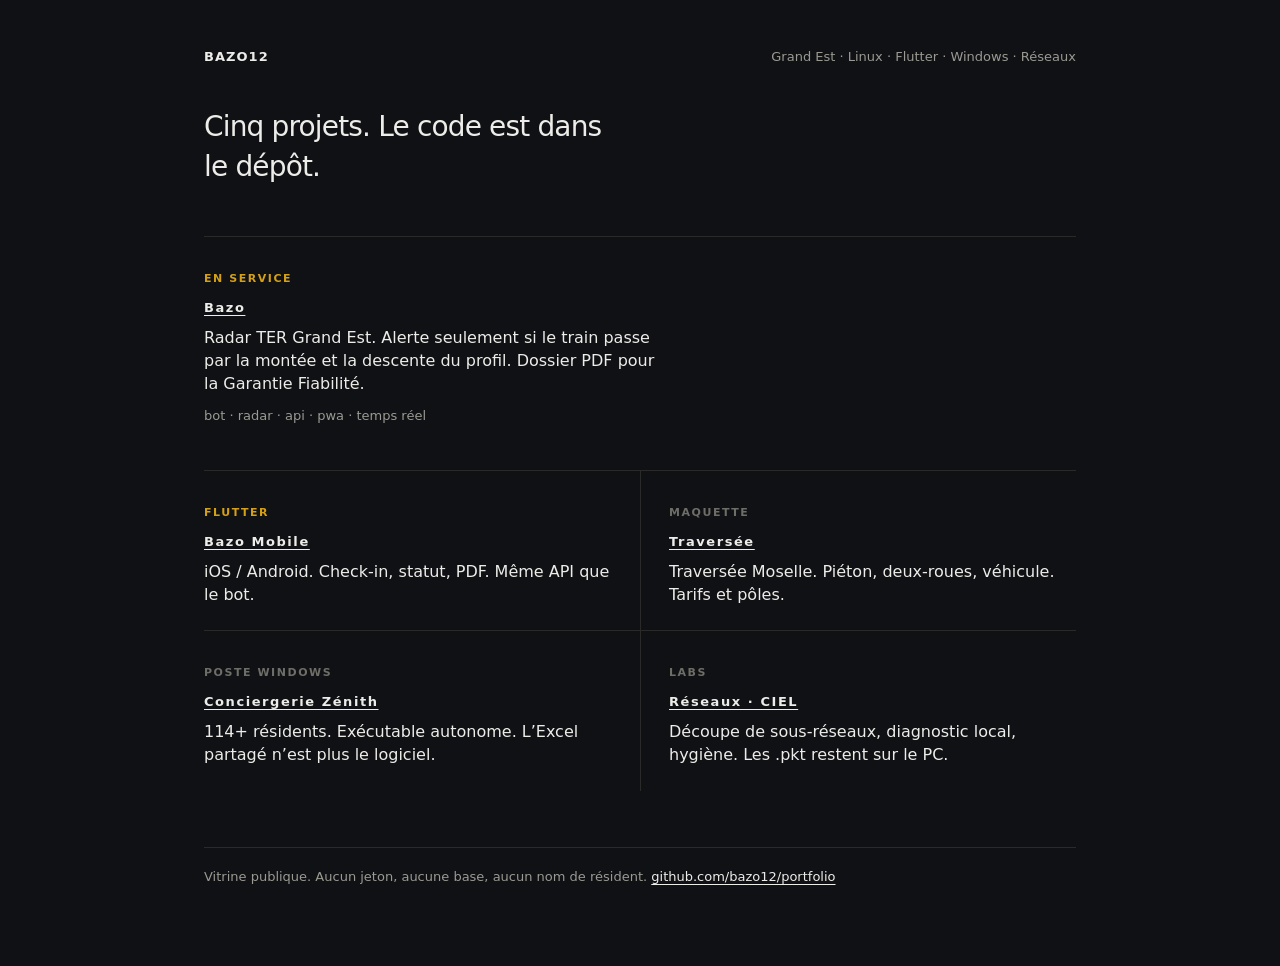
<file: docs/index.html>
<!DOCTYPE html>
<html lang="fr">
<head>
  <meta charset="utf-8">
  <meta name="viewport" content="width=device-width, initial-scale=1">
  <title>Bazo12</title>
  <meta name="description" content="Bazo en service. Mobile Flutter. Traversée. Conciergerie. Labs réseaux.">
  <style>
    :root {
      --bg: #101114;
      --fg: #ecece8;
      --mute: #9a9a93;
      --line: #2a2a28;
      --live: #d4a017;
      --wait: #6e6e68;
    }
    * { box-sizing: border-box; }
    html, body { margin: 0; padding: 0; background: var(--bg); color: var(--fg); }
    body {
      font: 16px/1.45 "Segoe UI", system-ui, sans-serif;
      max-width: 920px;
      margin: 0 auto;
      padding: 48px 24px 80px;
    }
    header { display: flex; justify-content: space-between; align-items: baseline; gap: 16px; margin-bottom: 40px; }
    .mark { font-weight: 600; letter-spacing: 0.08em; font-size: 13px; }
    .meta { color: var(--mute); font-size: 13px; }
    h1 { font-size: 28px; font-weight: 500; letter-spacing: -0.03em; margin: 0 0 48px; max-width: 24ch; }
    .hero { border-top: 1px solid var(--line); padding: 28px 0 32px; }
    .hero h2 { font-size: 13px; font-weight: 600; letter-spacing: 0.12em; margin: 0 0 8px; }
    .status {
      display: inline-block;
      font-size: 11px; letter-spacing: 0.14em; font-weight: 600;
      color: var(--live); margin-bottom: 12px;
    }
    .status.wait { color: var(--wait); }
    .hero p { margin: 0 0 12px; max-width: 46ch; }
    .procs { color: var(--mute); font-size: 13px; font-variant-numeric: tabular-nums; }
    .grid { display: grid; grid-template-columns: 1fr 1fr; gap: 0; border-top: 1px solid var(--line); }
    article { padding: 28px 24px 24px 0; }
    article:nth-child(even) { padding-left: 28px; padding-right: 0; border-left: 1px solid var(--line); }
    article:nth-child(n+3) { border-top: 1px solid var(--line); }
    h3 { font-size: 13px; font-weight: 600; letter-spacing: 0.12em; margin: 0 0 8px; }
    article p { margin: 0; }
    a { color: var(--fg); text-underline-offset: 3px; }
    a:hover { color: var(--live); }
    footer { margin-top: 56px; color: var(--mute); font-size: 13px; border-top: 1px solid var(--line); padding-top: 20px; }
    @media (max-width: 640px) {
      header { flex-direction: column; gap: 6px; }
      .grid { grid-template-columns: 1fr; }
      article, article:nth-child(even) { padding: 28px 0 8px; border: 0; }
      article:nth-child(n+2) { border-top: 1px solid var(--line); }
    }
  </style>
</head>
<body>
  <header>
    <div class="mark">BAZO12</div>
    <div class="meta">Grand Est · Linux · Flutter · Windows · Réseaux</div>
  </header>

  <h1>Cinq projets. Le code est dans le dépôt.</h1>

  <section class="hero">
    <div class="status">EN SERVICE</div>
    <h2><a href="https://github.com/bazo12/portfolio/tree/main/bazo">Bazo</a></h2>
    <p>Radar TER Grand Est. Alerte seulement si le train passe par la montée et la descente du profil. Dossier PDF pour la Garantie Fiabilité.</p>
    <p class="procs">bot · radar · api · pwa · temps réel</p>
  </section>

  <div class="grid">
    <article>
      <div class="status">FLUTTER</div>
      <h3><a href="https://github.com/bazo12/portfolio/tree/main/bazo-mobile">Bazo Mobile</a></h3>
      <p>iOS / Android. Check-in, statut, PDF. Même API que le bot.</p>
    </article>
    <article>
      <div class="status wait">MAQUETTE</div>
      <h3><a href="https://github.com/bazo12/portfolio/tree/main/traversee">Traversée</a></h3>
      <p>Traversée Moselle. Piéton, deux-roues, véhicule. Tarifs et pôles.</p>
    </article>
    <article>
      <div class="status wait">POSTE WINDOWS</div>
      <h3><a href="https://github.com/bazo12/portfolio/tree/main/conciergerie-zenith">Conciergerie Zénith</a></h3>
      <p>114+ résidents. Exécutable autonome. L’Excel partagé n’est plus le logiciel.</p>
    </article>
    <article>
      <div class="status wait">LABS</div>
      <h3><a href="https://github.com/bazo12/portfolio/tree/main/network-security-labs">Réseaux · CIEL</a></h3>
      <p>Découpe de sous-réseaux, diagnostic local, hygiène. Les .pkt restent sur le PC.</p>
    </article>
  </div>

  <footer>
    Vitrine publique. Aucun jeton, aucune base, aucun nom de résident.
    <a href="https://github.com/bazo12/portfolio">github.com/bazo12/portfolio</a>
  </footer>
</body>
</html>
</file>
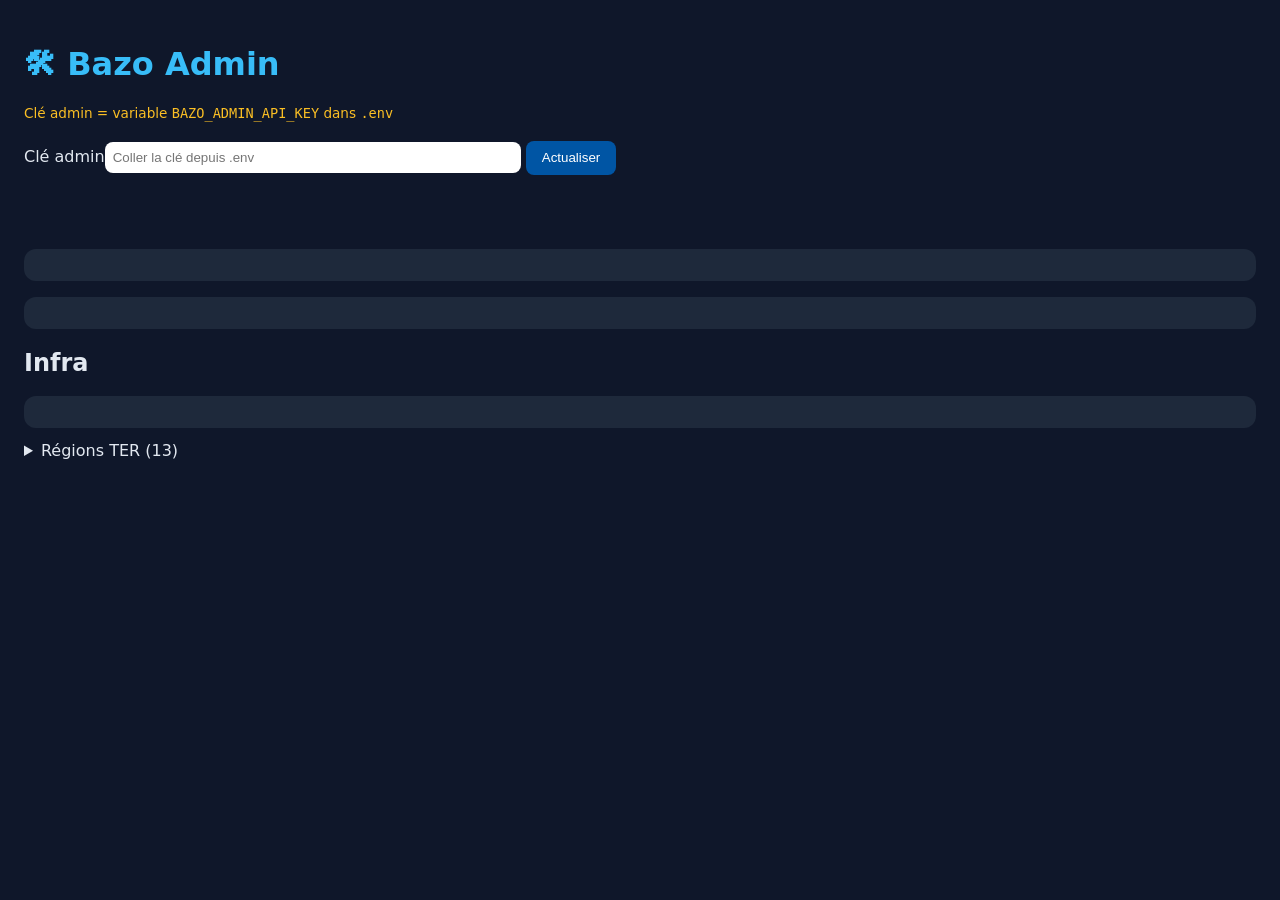
<file: bazo/bazo_admin/index.html>
<!DOCTYPE html>
<html lang="fr">
<head>
  <meta charset="UTF-8" />
  <meta name="viewport" content="width=device-width, initial-scale=1" />
  <title>Bazo Admin</title>
  <style>
    body { font-family: system-ui, sans-serif; background: #0f172a; color: #e2e8f0; margin: 0; padding: 1.5rem; }
    h1 { color: #38bdf8; }
    input { width: 100%; max-width: 400px; padding: 0.5rem; margin: 0.5rem 0 1rem; border-radius: 8px; border: none; }
    .grid { display: grid; gap: 1rem; grid-template-columns: repeat(auto-fit, minmax(120px, 1fr)); margin: 1rem 0; }
    .kpi { background: #1e293b; padding: 1rem; border-radius: 12px; }
    .kpi span { font-size: 0.75rem; opacity: 0.8; }
    .kpi strong { font-size: 1.6rem; display: block; color: #fff; margin-top: 0.25rem; }
    .beta-bar, .quota-bar { background: #1e293b; border-radius: 12px; padding: 1rem; margin: 1rem 0; }
    progress { width: 100%; height: 10px; }
    pre { background: #1e293b; padding: 1rem; border-radius: 12px; overflow: auto; font-size: 0.8rem; }
    button { background: #0055a4; color: #fff; border: none; padding: 0.6rem 1rem; border-radius: 8px; cursor: pointer; margin-right: 0.5rem; }
    .warn { color: #fbbf24; font-size: 0.85rem; }
    .err { color: #f87171; font-size: 0.9rem; margin: 0.5rem 0; }
    .ok { color: #4ade80; }
    #status { min-height: 1.2rem; }
  </style>
</head>
<body>
  <h1>🛠 Bazo Admin</h1>
  <p class="warn">Clé admin = variable <code>BAZO_ADMIN_API_KEY</code> dans <code>.env</code></p>
  <label>Clé admin<input id="admin-key" type="password" autocomplete="off" placeholder="Coller la clé depuis .env" /></label>
  <button id="refresh">Actualiser</button>
  <p id="status" class="err"></p>
  <div class="grid" id="kpis"></div>
  <div class="beta-bar" id="beta-bar"></div>
  <div class="quota-bar" id="quota-bar"></div>
  <h2>Infra</h2>
  <pre id="infra"></pre>
  <details><summary>Régions TER (13)</summary><pre id="regions"></pre></details>
  <script>
    const LS = "bazo_admin_key";
    const inp = document.getElementById("admin-key");
    const status = document.getElementById("status");
    inp.value = sessionStorage.getItem(LS) || "";

    function setStatus(msg, ok) {
      status.textContent = msg || "";
      status.className = ok ? "ok" : "err";
    }

    async function load() {
      const key = inp.value.trim();
      if (!key) { setStatus("Clé admin requise (BAZO_ADMIN_API_KEY dans .env)"); return; }
      sessionStorage.setItem(LS, key);
      setStatus("Chargement…", true);
      const hdr = { "X-Admin-Key": key };
      let r;
      try {
        r = await fetch("/v1/admin/stats", { headers: hdr });
      } catch (e) {
        setStatus("API injoignable — vérifie que bazo-api tourne sur :8080");
        return;
      }
      if (r.status === 403) {
        setStatus("Clé admin invalide — copie BAZO_ADMIN_API_KEY depuis .env");
        return;
      }
      if (!r.ok) {
        setStatus("Erreur API " + r.status + " — " + (await r.text()).slice(0, 120));
        return;
      }
      setStatus("OK", true);
      const d = await r.json();
      const b = d.beta || {};
      const q = d.quota_sncf || {};
      document.getElementById("kpis").innerHTML = [
        ["Inscrits", d.inscrits],
        ["+7j inscrits", b.inscrits_7j ?? 0],
        ["Actifs 7j", b.actifs_7j ?? 0],
        ["Check-in jour", d.checkin_jour],
        ["GF éligibles", d.eligible_gf],
        ["Devices FCM", d.devices_enregistres ?? 0],
      ].map(([l, v]) => `<div class="kpi"><span>${l}</span><strong>${v}</strong></div>`).join("");
      const pct = b.progression_pct ?? 0;
      document.getElementById("beta-bar").innerHTML =
        `<strong>Beta Metz–Lux</strong> ${b.inscrits}/${b.objectif} (${pct}%)` +
        `<progress max="${b.objectif || 25}" value="${b.inscrits || 0}"></progress>` +
        `<p class="${b.atteint ? 'ok' : 'warn'}">${b.atteint ? '✅ Objectif 20+ atteint' : '⏳ Recrutement en cours'}</p>`;
      const qpct = q.budget_jour ? Math.round((q.utilise || 0) * 100 / q.budget_jour) : 0;
      document.getElementById("quota-bar").innerHTML =
        `<strong>Quota API SNCF (jour)</strong> ${q.utilise ?? 0}/${q.budget_jour ?? "?"} (${qpct}%)` +
        `<progress max="${q.budget_jour || 4500}" value="${q.utilise || 0}"></progress>` +
        `<p class="${qpct > 90 ? 'warn' : 'ok'}">Réserve check-in : ${q.reserve_checkin ?? 400} req · scan ${d.infra?.radar_scan_sec ?? 720}s</p>`;
      document.getElementById("infra").textContent = JSON.stringify(d.infra, null, 2);
      const rg = await fetch("/v1/geo/summary");
      if (rg.ok) {
        const g = await rg.json();
        document.getElementById("regions").textContent = JSON.stringify(g.regions, null, 2);
      }
      const h = await fetch("/health");
      if (h.ok) {
        const hv = await h.json();
        document.querySelector("h1").textContent = `🛠 Bazo Admin · API ${hv.version}`;
      }
    }
    document.getElementById("refresh").onclick = load;
    if (inp.value) load();
  </script>
</body>
</html>
</file>
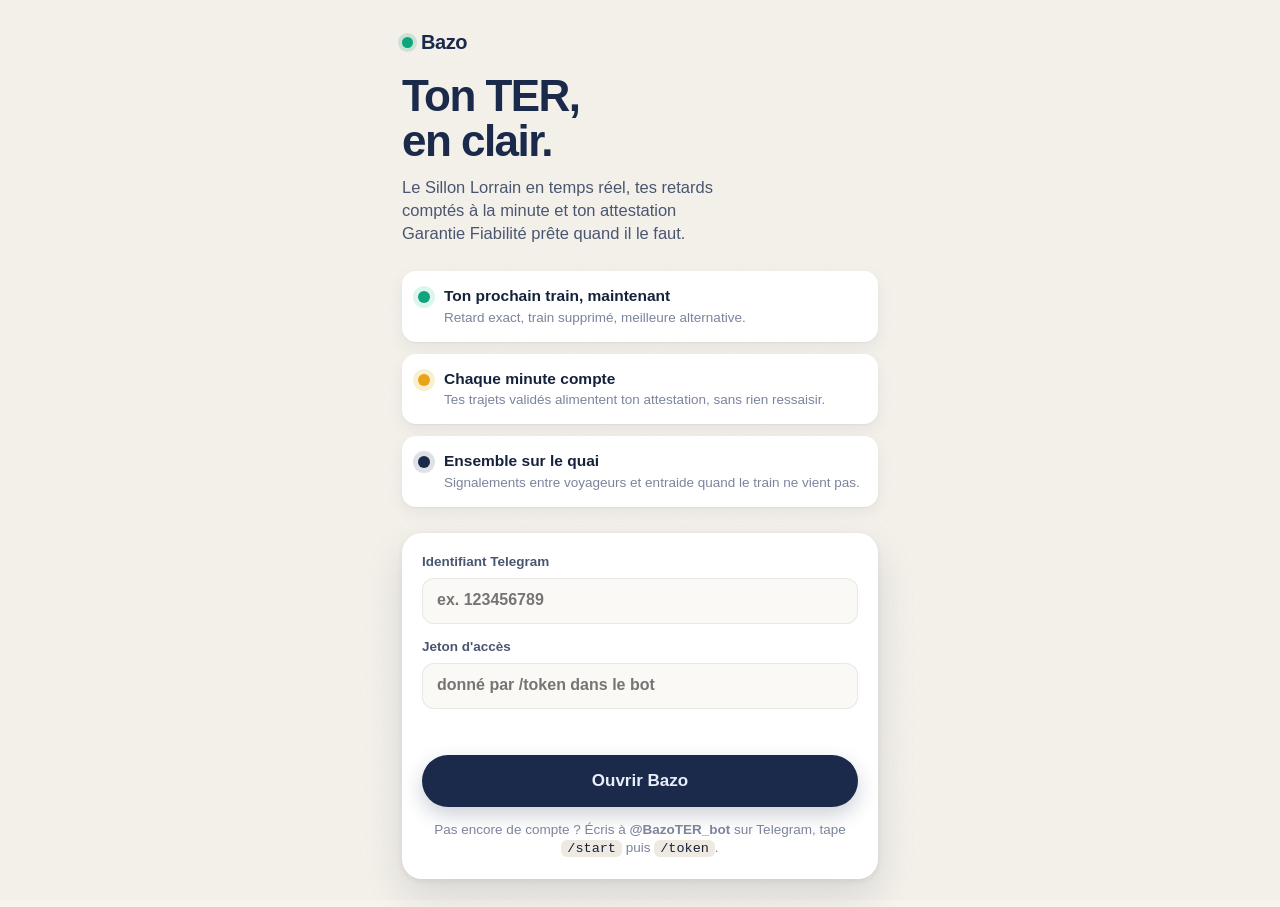
<file: bazo/bazo_web/index.html>
<!doctype html>
<html lang="fr">
<head>
  <meta charset="utf-8" />
  <meta name="viewport" content="width=device-width, initial-scale=1, viewport-fit=cover" />
  <title>Bazo — ton TER, en clair</title>
  <meta name="description" content="Bazo suit tes trains TER sur le Sillon Lorrain, t'alerte en cas d'incident et prépare ton attestation Garantie Fiabilité." />
  <meta name="theme-color" content="#1B2A4A" />
  <meta name="apple-mobile-web-app-capable" content="yes" />
  <meta name="apple-mobile-web-app-status-bar-style" content="black-translucent" />
  <meta name="apple-mobile-web-app-title" content="Bazo" />
  <link rel="manifest" href="manifest.json" />
  <link rel="icon" href="icon.svg" type="image/svg+xml" />
  <link rel="apple-touch-icon" href="icon.svg" />
  <link rel="stylesheet" href="app.css" />
</head>
<body>
  <noscript><p class="noscript">Bazo a besoin de JavaScript pour afficher tes trains.</p></noscript>

  <!-- ============================ Accueil / connexion ============================ -->
  <section id="onboard" class="onboard hidden" aria-label="Bienvenue">
    <div class="ob-hero">
      <div class="brand"><span class="brand-dot"></span>Bazo</div>
      <h1>Ton TER,<br />en clair.</h1>
      <p class="ob-lead">Le Sillon Lorrain en temps réel, tes retards comptés à la minute et ton attestation Garantie Fiabilité prête quand il le faut.</p>
    </div>
    <ul class="ob-benefits">
      <li><span class="ob-ico ok"></span><div><b>Ton prochain train, maintenant</b><small>Retard exact, train supprimé, meilleure alternative.</small></div></li>
      <li><span class="ob-ico amber"></span><div><b>Chaque minute compte</b><small>Tes trajets validés alimentent ton attestation, sans rien ressaisir.</small></div></li>
      <li><span class="ob-ico indigo"></span><div><b>Ensemble sur le quai</b><small>Signalements entre voyageurs et entraide quand le train ne vient pas.</small></div></li>
    </ul>
    <form id="login-form" class="ob-form" autocomplete="off">
      <label>Identifiant Telegram<input id="in-id" inputmode="numeric" pattern="[0-9]{5,15}" required placeholder="ex. 123456789" /></label>
      <label>Jeton d'accès<input id="in-token" type="password" required placeholder="donné par /token dans le bot" /></label>
      <p id="login-err" class="form-msg" role="alert"></p>
      <button class="btn primary big" type="submit">Ouvrir Bazo</button>
      <p class="ob-help">Pas encore de compte ? Écris à <b>@BazoTER_bot</b> sur Telegram, tape <code>/start</code> puis <code>/token</code>.</p>
    </form>
  </section>

  <!-- ============================ Application ============================ -->
  <main id="app" class="app hidden">
    <!-- ---------- Accueil ---------- -->
    <section id="view-accueil" class="view" data-view="accueil">
      <header class="map-wrap" id="map-wrap">
        <svg id="map-svg" role="img" aria-label="Carte du Sillon Lorrain"></svg>
        <div class="map-top">
          <div class="brand light"><span class="brand-dot"></span>Bazo</div>
          <div class="map-age" id="map-age">…</div>
        </div>
        <div class="map-bottom">
          <span class="pill" id="map-badge"><i></i><span id="map-badge-txt">Chargement</span></span>
          <span class="map-tip hidden" id="map-tip"></span>
        </div>
      </header>

      <div class="sheet">
        <div class="sheet-grab" aria-hidden="true"></div>
        <div id="banner-checkout" class="banner hidden"></div>

        <article class="card hero" id="card-nt">
          <div class="eyebrow" id="nt-eyebrow">Mon prochain train</div>
          <div class="hero-head">
            <div class="hero-time"><span id="nt-time">—</span><small id="nt-plan"></small></div>
            <span class="status" id="nt-status"></span>
          </div>
          <div class="hero-route" id="nt-route">Mon trajet</div>
          <p class="hero-sub" id="nt-sub"></p>
          <div class="hero-actions">
            <button class="btn primary" id="btn-pdf">Attestation PDF</button>
            <button class="btn ghost" id="btn-go-trajet">Déclarer mon trajet</button>
          </div>
          <p class="hint" id="pdf-msg"></p>
        </article>

        <section id="nt-alt" class="list-card hidden"></section>
        <section id="nt-next" class="list-card hidden"></section>

        <section class="card soft" id="card-greve-today"></section>
        <section class="card soft" id="card-stats"></section>
      </div>
    </section>

    <!-- ---------- Trajet ---------- -->
    <section id="view-trajet" class="view hidden" data-view="trajet">
      <header class="page-head">
        <h2>Mon trajet</h2>
        <p>Déclare le train que tu prends : chaque minute de retard validée compte pour ton attestation.</p>
      </header>
      <div id="trajet-pending" class="card hidden"></div>
      <div class="segmented" role="tablist" id="sens-switch">
        <button role="tab" data-sens="aller" class="on">Aller</button>
        <button role="tab" data-sens="retour">Retour</button>
      </div>
      <p class="muted" id="trajet-ctx"></p>
      <div id="trajet-liste" class="list-card"></div>
      <section class="card" id="trajet-props"></section>
    </section>

    <!-- ---------- Fil ---------- -->
    <section id="view-fil" class="view hidden" data-view="fil">
      <header class="page-head">
        <h2>À bord</h2>
        <p>Ce que les voyageurs signalent sur tes trains du jour. Information voyageurs, non vérifiée par SNCF.</p>
      </header>
      <div id="fil-trains" class="chips"></div>
      <div id="fil-contenu"></div>
    </section>

    <!-- ---------- Entraide ---------- -->
    <section id="view-entraide" class="view hidden" data-view="entraide">
      <header class="page-head">
        <h2>Entraide</h2>
        <p>Quand un train ne vient pas, les voyageurs du même quai s'organisent. Partage de frais uniquement, jamais une annonce SNCF.</p>
      </header>
      <div id="hub-contenu"></div>
    </section>

    <!-- ---------- Moi ---------- -->
    <section id="view-moi" class="view hidden" data-view="moi">
      <header class="page-head">
        <h2 id="moi-titre">Moi</h2>
        <p id="moi-sous"></p>
      </header>
      <div id="moi-contenu"></div>
    </section>

    <nav class="tabbar" aria-label="Navigation principale">
      <button data-tab="accueil" class="on" aria-label="Accueil"><svg viewBox="0 0 24 24"><path d="M4 11.5 12 5l8 6.5V19a1 1 0 0 1-1 1h-4.5v-5h-5v5H5a1 1 0 0 1-1-1z"/></svg><span>Accueil</span></button>
      <button data-tab="trajet" aria-label="Trajet"><svg viewBox="0 0 24 24"><path d="M6 4h12a2 2 0 0 1 2 2v9a3 3 0 0 1-3 3l1.5 2h-2l-1.5-2h-6L7.5 20h-2L7 18a3 3 0 0 1-3-3V6a2 2 0 0 1 2-2zm0 3v5h12V7zm2 7a1.3 1.3 0 1 0 0 2.6A1.3 1.3 0 0 0 8 14zm8 0a1.3 1.3 0 1 0 0 2.6 1.3 1.3 0 0 0 0-2.6z"/></svg><span>Trajet</span></button>
      <button data-tab="fil" aria-label="À bord"><svg viewBox="0 0 24 24"><path d="M12 3a9 9 0 0 1 9 9c0 4.5-3.6 7.6-9 10-5.4-2.4-9-5.5-9-10a9 9 0 0 1 9-9zm0 5a1.4 1.4 0 1 0 0 2.8A1.4 1.4 0 0 0 12 8zm-1 4.5V17h2v-4.5z"/></svg><span>À bord</span></button>
      <button data-tab="entraide" aria-label="Entraide"><svg viewBox="0 0 24 24"><path d="M7.5 11a2.5 2.5 0 1 1 0-5 2.5 2.5 0 0 1 0 5zm9 0a2.5 2.5 0 1 1 0-5 2.5 2.5 0 0 1 0 5zM3 18.5c0-2.5 2-4.5 4.5-4.5 1.3 0 2.5.5 3.3 1.4A4.5 4.5 0 0 1 21 18.5V20H3z"/></svg><span>Entraide</span></button>
      <button data-tab="moi" aria-label="Moi"><svg viewBox="0 0 24 24"><path d="M12 12a4.5 4.5 0 1 0 0-9 4.5 4.5 0 0 0 0 9zm0 2c-4.4 0-8 2.2-8 5v2h16v-2c0-2.8-3.6-5-8-5z"/></svg><span>Moi</span></button>
    </nav>
  </main>

  <!-- ============================ Feuille modale ============================ -->
  <div id="modal" class="modal hidden" role="dialog" aria-modal="true">
    <div class="modal-back" data-close></div>
    <div class="modal-card">
      <div class="sheet-grab" aria-hidden="true"></div>
      <div id="modal-body"></div>
    </div>
  </div>

  <div id="toasts" class="toasts" aria-live="polite"></div>

  <script src="app.js" defer></script>
</body>
</html>
</file>
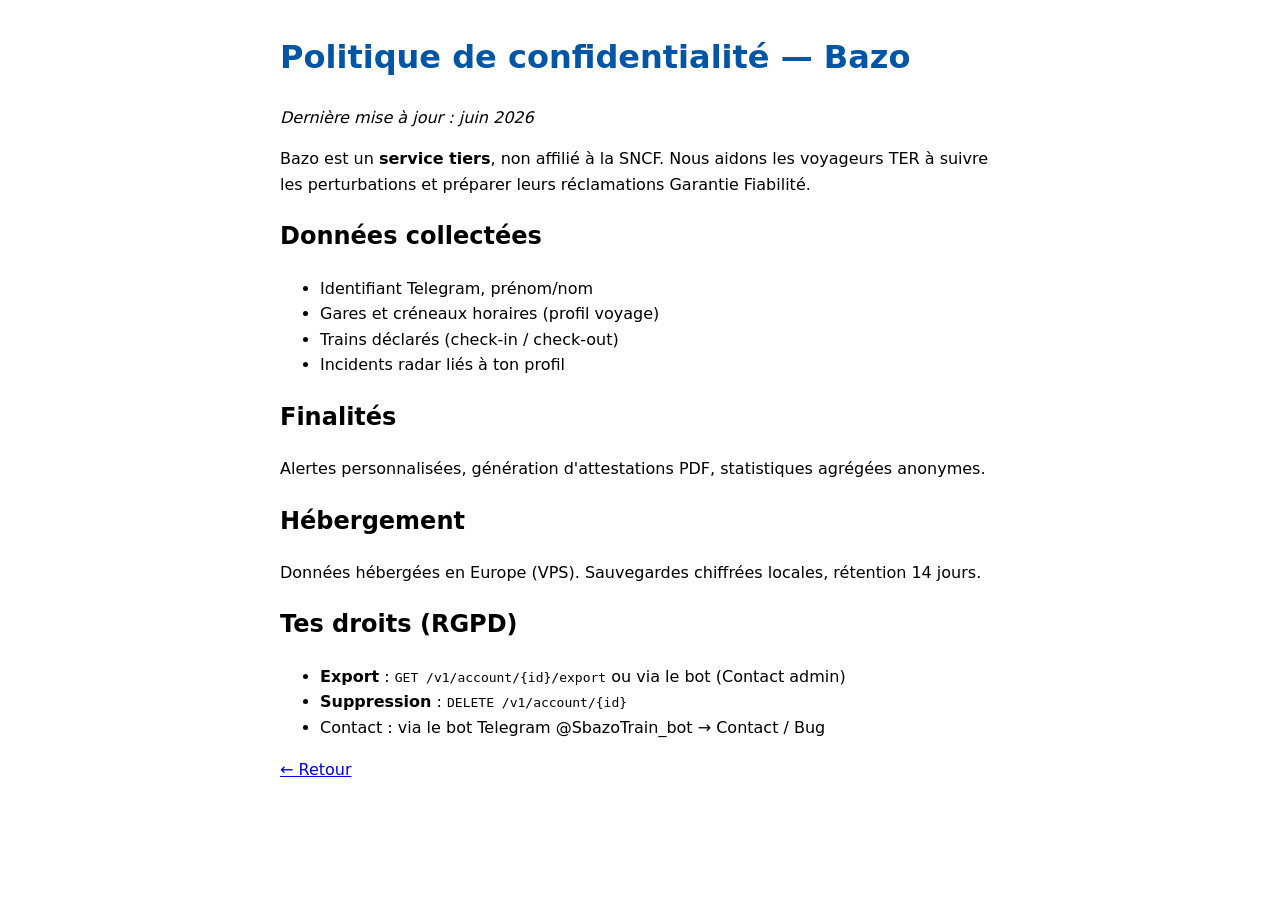
<file: bazo/landing/privacy.html>
<!DOCTYPE html>
<html lang="fr">
<head>
  <meta charset="UTF-8" />
  <meta name="viewport" content="width=device-width, initial-scale=1" />
  <title>Confidentialité — Bazo</title>
  <style>
    body { font-family: system-ui, sans-serif; max-width: 720px; margin: 2rem auto; padding: 0 1rem; line-height: 1.6; }
    h1 { color: #0055a4; }
  </style>
</head>
<body>
  <h1>Politique de confidentialité — Bazo</h1>
  <p><em>Dernière mise à jour : juin 2026</em></p>
  <p>Bazo est un <strong>service tiers</strong>, non affilié à la SNCF. Nous aidons les voyageurs TER à suivre les perturbations et préparer leurs réclamations Garantie Fiabilité.</p>

  <h2>Données collectées</h2>
  <ul>
    <li>Identifiant Telegram, prénom/nom</li>
    <li>Gares et créneaux horaires (profil voyage)</li>
    <li>Trains déclarés (check-in / check-out)</li>
    <li>Incidents radar liés à ton profil</li>
  </ul>

  <h2>Finalités</h2>
  <p>Alertes personnalisées, génération d'attestations PDF, statistiques agrégées anonymes.</p>

  <h2>Hébergement</h2>
  <p>Données hébergées en Europe (VPS). Sauvegardes chiffrées locales, rétention 14 jours.</p>

  <h2>Tes droits (RGPD)</h2>
  <ul>
    <li><strong>Export</strong> : <code>GET /v1/account/{id}/export</code> ou via le bot (Contact admin)</li>
    <li><strong>Suppression</strong> : <code>DELETE /v1/account/{id}</code></li>
    <li>Contact : via le bot Telegram @SbazoTrain_bot → Contact / Bug</li>
  </ul>

  <p><a href="/site/">← Retour</a></p>
</body>
</html>
</file>
<file: bazo/bazo_web/app.css>
/* ==========================================================================
   Bazo — design system « Papier & Nuit »
   Fond ivoire chaud (calme, confiance), indigo profond (fiabilité, sérieux),
   vert émeraude / ambre / corail pour l'état du trafic (lecture instantanée).
   ========================================================================== */
:root {
  --bg: #F7F4EE;            /* ivoire : chaleur, calme, « papier »             */
  --bg-2: #EFEAE1;          /* ivoire plus dense : séparations douces           */
  --surface: #FFFFFF;
  --surface-2: #FBF9F5;
  --ink: #16213B;           /* texte principal : indigo-noir, pas de noir pur    */
  --ink-2: #4A5570;
  --ink-3: #7B849B;
  --line: rgba(22, 33, 59, 0.08);
  --indigo: #1B2A4A;        /* primaire : confiance, compétence                  */
  --indigo-2: #2A3F6E;
  --indigo-ink: #E9EEF9;
  --ok: #0FA47A;            /* émeraude : fluide, réassurance                    */
  --ok-soft: #DDF5EC;
  --amber: #E8A317;         /* ambre : vigilance sans alarme                     */
  --amber-soft: #FBEFD1;
  --coral: #E5484D;         /* corail : suppression, urgence contenue            */
  --coral-soft: #FBE1E2;
  --radius: 20px;
  --radius-s: 14px;
  --shadow-1: 0 1px 2px rgba(22, 33, 59, 0.06), 0 6px 18px rgba(22, 33, 59, 0.06);
  --shadow-2: 0 2px 6px rgba(22, 33, 59, 0.08), 0 18px 40px rgba(22, 33, 59, 0.12);
  --map-a: #121C33;
  --map-b: #1B2A4A;
  --tab-h: 64px;
  --sat: env(safe-area-inset-top, 0px);
  --sab: env(safe-area-inset-bottom, 0px);
  --font: -apple-system, BlinkMacSystemFont, "SF Pro Text", "Segoe UI", Roboto, "Helvetica Neue", Arial, sans-serif;
  color-scheme: light;
}
@media (prefers-color-scheme: dark) {
  :root {
    --bg: #0F1526; --bg-2: #141C31; --surface: #182136; --surface-2: #1D2740;
    --ink: #EEF1F8; --ink-2: #B4BCD0; --ink-3: #7F89A3; --line: rgba(255, 255, 255, 0.08);
    --indigo: #8FA9FF; --indigo-2: #A9BDFF; --indigo-ink: #0F1526;
    --ok: #35C796; --ok-soft: rgba(53, 199, 150, 0.16);
    --amber: #F2B437; --amber-soft: rgba(242, 180, 55, 0.16);
    --coral: #F0636A; --coral-soft: rgba(240, 99, 106, 0.16);
    --shadow-1: 0 1px 2px rgba(0, 0, 0, 0.3), 0 6px 18px rgba(0, 0, 0, 0.3);
    --shadow-2: 0 2px 6px rgba(0, 0, 0, 0.4), 0 18px 40px rgba(0, 0, 0, 0.5);
    color-scheme: dark;
  }
}

* { box-sizing: border-box; }
html { height: 100%; -webkit-text-size-adjust: 100%; }
body {
  margin: 0; min-height: 100%; font-family: var(--font); color: var(--ink); background: var(--bg);
  -webkit-font-smoothing: antialiased; -webkit-tap-highlight-color: transparent; overscroll-behavior-y: none;
  line-height: 1.4;
}
/* grain de papier : texture très fine, inerte pour le rendu */
body::before {
  content: ""; position: fixed; inset: 0; pointer-events: none; z-index: 0; opacity: .5; mix-blend-mode: multiply;
  background-image: url("data:image/svg+xml;utf8,<svg xmlns='http://www.w3.org/2000/svg' width='160' height='160'><filter id='n'><feTurbulence type='fractalNoise' baseFrequency='.9' numOctaves='2' stitchTiles='stitch'/><feColorMatrix values='0 0 0 0 0 0 0 0 0 0 0 0 0 0 0 0 0 0 .055 0'/></filter><rect width='100%' height='100%' filter='url(%23n)'/></svg>");
}
@media (prefers-color-scheme: dark) { body::before { mix-blend-mode: screen; opacity: .25; } }
.hidden { display: none !important; }
.noscript { padding: 24px; text-align: center; }
button { font: inherit; color: inherit; }
input, select, textarea { font: inherit; }
b { font-weight: 650; }
small { color: var(--ink-3); }
.muted { color: var(--ink-3); font-size: 14px; }
.tnum { font-variant-numeric: tabular-nums; }

/* ------------------------------------------------------------ marque */
.brand { display: inline-flex; align-items: center; gap: 8px; font-weight: 800; letter-spacing: -.02em; font-size: 20px; color: var(--indigo); }
.brand.light { color: #fff; }
.brand-dot { width: 11px; height: 11px; border-radius: 50%; background: var(--ok); box-shadow: 0 0 0 4px rgba(15, 164, 122, .18); }

/* ------------------------------------------------------------ boutons */
.btn {
  display: inline-flex; align-items: center; justify-content: center; gap: 8px; min-height: 44px; padding: 10px 18px;
  border-radius: 999px; border: 1px solid transparent; font-weight: 650; font-size: 15px; cursor: pointer;
  transition: transform .12s ease, box-shadow .2s ease, background .2s ease, opacity .2s;
  background: var(--surface-2); color: var(--ink); -webkit-user-select: none; user-select: none;
}
.btn:active { transform: scale(.97); }
.btn:disabled { opacity: .5; cursor: default; transform: none; }
.btn.primary { background: var(--indigo); color: var(--indigo-ink); box-shadow: 0 8px 20px rgba(27, 42, 74, .22); }
.btn.primary:hover { background: var(--indigo-2); }
.btn.ghost { background: transparent; border-color: var(--line); color: var(--indigo); }
.btn.ok { background: var(--ok); color: #fff; }
.btn.danger { background: var(--coral-soft); color: var(--coral); }
.btn.amber { background: var(--amber-soft); color: #8A5A00; }
.btn.small { min-height: 36px; padding: 6px 14px; font-size: 14px; }
.btn.big { min-height: 52px; font-size: 17px; width: 100%; }
.btn.block { width: 100%; }
.btn-row { display: flex; gap: 10px; flex-wrap: wrap; }
.btn-row > .btn { flex: 1 1 auto; }

/* ------------------------------------------------------------ onboarding */
.onboard { position: relative; z-index: 1; min-height: 100dvh; padding: calc(28px + var(--sat)) 22px calc(28px + var(--sab)); max-width: 520px; margin: 0 auto; display: flex; flex-direction: column; gap: 26px; }
.ob-hero h1 { font-size: 44px; line-height: 1.02; letter-spacing: -.035em; margin: 18px 0 12px; font-weight: 800; color: var(--indigo); }
.ob-lead { margin: 0; color: var(--ink-2); font-size: 16.5px; max-width: 34ch; }
.ob-benefits { list-style: none; margin: 0; padding: 0; display: grid; gap: 12px; }
.ob-benefits li { display: flex; gap: 14px; align-items: flex-start; background: var(--surface); border-radius: var(--radius-s); padding: 14px 16px; box-shadow: var(--shadow-1); }
.ob-benefits b { display: block; font-size: 15.5px; }
.ob-benefits small { display: block; margin-top: 2px; font-size: 13.5px; }
.ob-ico { flex: none; width: 12px; height: 12px; margin-top: 6px; border-radius: 50%; }
.ob-ico.ok { background: var(--ok); box-shadow: 0 0 0 5px var(--ok-soft); }
.ob-ico.amber { background: var(--amber); box-shadow: 0 0 0 5px var(--amber-soft); }
.ob-ico.indigo { background: var(--indigo); box-shadow: 0 0 0 5px rgba(27, 42, 74, .14); }
.ob-form { background: var(--surface); border-radius: var(--radius); padding: 20px; box-shadow: var(--shadow-2); display: grid; gap: 14px; }
.ob-help { margin: 0; font-size: 13.5px; color: var(--ink-3); text-align: center; }
.ob-help code { background: var(--bg-2); padding: 1px 6px; border-radius: 6px; color: var(--ink); }

/* ------------------------------------------------------------ formulaires */
label { display: grid; gap: 6px; font-size: 13.5px; font-weight: 600; color: var(--ink-2); }
input, select, textarea {
  width: 100%; min-height: 46px; padding: 10px 14px; border-radius: 12px; border: 1px solid var(--line);
  background: var(--surface-2); color: var(--ink); font-size: 16px; outline: none; transition: border-color .15s, box-shadow .15s;
}
input:focus, select:focus, textarea:focus { border-color: var(--indigo); box-shadow: 0 0 0 4px rgba(27, 42, 74, .12); }
.form-msg { margin: 0; min-height: 18px; font-size: 13.5px; color: var(--ink-3); }
.form-msg.err { color: var(--coral); }
.form-grid { display: grid; gap: 12px; }
.form-2 { display: grid; grid-template-columns: 1fr 1fr; gap: 12px; }
.check { display: flex; gap: 12px; align-items: flex-start; font-weight: 500; color: var(--ink); font-size: 14px; }
.check input { width: 22px; height: 22px; min-height: 0; margin: 1px 0 0; accent-color: var(--indigo); flex: none; }
.switch { display: flex; align-items: center; justify-content: space-between; gap: 12px; }
.switch input { appearance: none; -webkit-appearance: none; width: 50px; height: 30px; min-height: 0; padding: 0; border-radius: 999px; background: var(--bg-2); position: relative; border: 0; transition: background .2s; flex: none; }
.switch input::after { content: ""; position: absolute; top: 3px; left: 3px; width: 24px; height: 24px; border-radius: 50%; background: #fff; box-shadow: 0 1px 3px rgba(0, 0, 0, .25); transition: left .2s; }
.switch input:checked { background: var(--ok); }
.switch input:checked::after { left: 23px; }
.days { display: flex; gap: 6px; }
.days button { flex: 1; min-height: 40px; border-radius: 10px; border: 1px solid var(--line); background: var(--surface-2); font-weight: 650; font-size: 13px; cursor: pointer; }
.days button.on { background: var(--indigo); color: var(--indigo-ink); border-color: var(--indigo); }

/* ------------------------------------------------------------ app shell */
.app { position: relative; z-index: 1; min-height: 100dvh; padding-bottom: calc(var(--tab-h) + var(--sab) + 12px); max-width: 560px; margin: 0 auto; }
.view { animation: fade .25s ease; }
@keyframes fade { from { opacity: 0; transform: translateY(6px); } to { opacity: 1; transform: none; } }
.page-head { padding: calc(22px + var(--sat)) 20px 8px; }
.page-head h2 { margin: 0 0 6px; font-size: 28px; letter-spacing: -.03em; font-weight: 800; color: var(--indigo); }
.page-head p { margin: 0; color: var(--ink-2); font-size: 14.5px; }
.view > .card, .view > .list-card, .view > .segmented, .view > .muted, .view > .chips, .view > div:not(.sheet) { margin-left: 16px; margin-right: 16px; }
.view > .muted { margin-top: 10px; }

/* cartes */
.card { background: var(--surface); border-radius: var(--radius); padding: 18px; box-shadow: var(--shadow-1); margin-top: 14px; }
.card.soft { background: var(--surface-2); box-shadow: none; border: 1px solid var(--line); }
.card.soft:empty { display: none; }
.card h3, .list-card h3 { margin: 0 0 10px; font-size: 13px; text-transform: uppercase; letter-spacing: .08em; color: var(--ink-3); font-weight: 700; }
.list-card { background: var(--surface); border-radius: var(--radius); padding: 6px 0; box-shadow: var(--shadow-1); margin-top: 14px; overflow: hidden; }
.list-card h3 { padding: 12px 18px 4px; margin: 0; }
.list-card:empty { display: none; }
.row { display: flex; align-items: center; gap: 14px; padding: 13px 18px; border-top: 1px solid var(--line); }
.row:first-child, h3 + .row { border-top: 0; }
.row .l { flex: 1; min-width: 0; }
.row .l > span { display: block; font-weight: 600; font-size: 15px; }
.row .l > small { display: block; font-size: 13px; margin-top: 2px; }
.row .r { flex: none; font-weight: 700; font-size: 13.5px; padding: 6px 11px; border-radius: 999px; }
.row.alt .l > span { font-weight: 500; }
.row.tap { cursor: pointer; }
.row.tap:active { background: var(--bg-2); }
.row .time { flex: none; width: 58px; font-size: 18px; font-weight: 750; letter-spacing: -.02em; font-variant-numeric: tabular-nums; }
.row.supprime .time { text-decoration: line-through; color: var(--ink-3); }
.ok, .r.ok, .status.ok { background: var(--ok-soft); color: #087354; }
.retard, .r.retard, .status.retard { background: var(--amber-soft); color: #8A5A00; }
.supprime, .r.supprime, .status.supprime { background: var(--coral-soft); color: #B3262B; }
.neutre, .r.neutre { background: var(--bg-2); color: var(--ink-2); }
@media (prefers-color-scheme: dark) {
  .ok, .r.ok, .status.ok { color: #8CE7C5; } .retard, .r.retard, .status.retard { color: #FFD98A; } .supprime, .r.supprime, .status.supprime { color: #FFA8AB; }
}
.empty { padding: 28px 18px; text-align: center; color: var(--ink-3); font-size: 14.5px; }
.empty b { display: block; color: var(--ink-2); font-size: 16px; margin-bottom: 4px; }
.banner { margin: 0 0 12px; padding: 12px 16px; border-radius: var(--radius-s); background: var(--amber-soft); color: #6F4700; font-weight: 600; font-size: 14px; display: flex; gap: 10px; align-items: center; cursor: pointer; }
.banner.ok { background: var(--ok-soft); color: #087354; }
.banner .grow { flex: 1; }
.chips { display: flex; gap: 8px; overflow-x: auto; padding: 12px 0 4px; scrollbar-width: none; }
.chips::-webkit-scrollbar { display: none; }
.chip { flex: none; min-height: 38px; padding: 7px 14px; border-radius: 999px; border: 1px solid var(--line); background: var(--surface); font-weight: 600; font-size: 14px; cursor: pointer; }
.chip.on { background: var(--indigo); color: var(--indigo-ink); border-color: var(--indigo); }
.segmented { display: flex; background: var(--bg-2); border-radius: 14px; padding: 4px; margin-top: 14px; }
.segmented button { flex: 1; min-height: 40px; border: 0; border-radius: 11px; background: transparent; font-weight: 650; cursor: pointer; color: var(--ink-2); }
.segmented button.on { background: var(--surface); color: var(--indigo); box-shadow: var(--shadow-1); }
.kpis { display: grid; grid-template-columns: repeat(3, 1fr); gap: 10px; margin-top: 6px; }
.kpi { background: var(--surface); border-radius: var(--radius-s); padding: 12px; box-shadow: var(--shadow-1); }
.kpi b { display: block; font-size: 22px; letter-spacing: -.02em; font-variant-numeric: tabular-nums; }
.kpi small { font-size: 12px; }
.bar { height: 8px; border-radius: 999px; background: var(--bg-2); overflow: hidden; margin-top: 10px; }
.bar i { display: block; height: 100%; background: linear-gradient(90deg, var(--ok), var(--amber)); border-radius: 999px; transition: width .4s ease; }
.mention { font-size: 12.5px; color: var(--ink-3); margin: 10px 0 0; }
.votes { display: flex; gap: 6px; }
.votes .btn { min-height: 34px; padding: 4px 10px; font-size: 13px; }
.tag { display: inline-block; font-size: 12px; font-weight: 700; padding: 3px 8px; border-radius: 999px; background: var(--bg-2); color: var(--ink-2); margin-left: 6px; vertical-align: middle; }
.tag.ok { background: var(--ok-soft); } .tag.coral { background: var(--coral-soft); color: #B3262B; } .tag.amber { background: var(--amber-soft); color: #8A5A00; }
pre.copy { white-space: pre-wrap; font: 13px/1.5 ui-monospace, SFMono-Regular, Menlo, monospace; background: var(--surface-2); border: 1px solid var(--line); border-radius: 12px; padding: 12px; max-height: 260px; overflow: auto; }

/* ------------------------------------------------------------ carte */
.map-wrap {
  position: relative; height: clamp(230px, 36dvh, 340px); background: radial-gradient(120% 90% at 20% 0%, var(--map-b), var(--map-a) 70%);
  overflow: hidden; padding-top: var(--sat);
}
.map-wrap::after { /* relief topographique discret */
  content: ""; position: absolute; inset: 0; pointer-events: none; opacity: .18;
  background-image: url("data:image/svg+xml;utf8,<svg xmlns='http://www.w3.org/2000/svg' width='400' height='400' viewBox='0 0 400 400'><g fill='none' stroke='white' stroke-width='.7'><path d='M-20 120c80-60 160 40 240-10s120-70 200-30'/><path d='M-20 170c80-60 160 40 240-10s120-70 200-30'/><path d='M-20 220c80-60 160 40 240-10s120-70 200-30'/><path d='M-20 270c80-60 160 40 240-10s120-70 200-30'/><path d='M-20 70c80-60 160 40 240-10s120-70 200-30'/><path d='M-20 320c80-60 160 40 240-10s120-70 200-30'/></g></svg>");
}
#map-svg { position: absolute; inset: 0; width: 100%; height: 100%; z-index: 1; }
.map-top, .map-bottom { position: absolute; left: 18px; right: 18px; z-index: 2; display: flex; justify-content: space-between; align-items: center; }
.map-top { top: calc(16px + var(--sat)); }
.map-bottom { bottom: 30px; }
.map-age { font-size: 12.5px; color: rgba(255, 255, 255, .7); font-variant-numeric: tabular-nums; }
.map-age.old { color: #FFD98A; }
.pill { display: inline-flex; align-items: center; gap: 8px; padding: 7px 13px; border-radius: 999px; font-weight: 700; font-size: 13px; background: rgba(255, 255, 255, .1); color: #fff; backdrop-filter: blur(8px); -webkit-backdrop-filter: blur(8px); border: 1px solid rgba(255, 255, 255, .14); }
.pill i { width: 8px; height: 8px; border-radius: 50%; background: var(--ok); box-shadow: 0 0 10px var(--ok); }
.pill.retard i { background: var(--amber); box-shadow: 0 0 10px var(--amber); }
.pill.supprime i { background: var(--coral); box-shadow: 0 0 10px var(--coral); }
.map-tip { font-size: 12.5px; color: #fff; background: rgba(0, 0, 0, .45); padding: 6px 10px; border-radius: 10px; }
.seg-glow { fill: none; stroke-linecap: round; opacity: .55; filter: url(#blur); }
.seg-core { fill: none; stroke-linecap: round; }
.seg-glow.ok, .seg-core.ok { stroke: #38D9A9; }
.seg-glow.retard, .seg-core.retard { stroke: #F5B840; }
.seg-glow.supprime, .seg-core.supprime { stroke: #FF6B70; }
.seg-core.supprime { stroke-dasharray: 7 6; }
.st { fill: #0F172A; stroke: rgba(255, 255, 255, .85); stroke-width: 1.6; }
.st.user { fill: #fff; stroke: #fff; }
.st-label { fill: rgba(255, 255, 255, .78); font-size: 11.5px; font-weight: 600; letter-spacing: .01em; }
.st-label.key { fill: #fff; }
.train-halo { opacity: .35; animation: pulse 2.2s ease-in-out infinite; }
.train-core { stroke: #0F172A; stroke-width: 1.2; }
.train-me { fill: none; stroke: #fff; stroke-width: 1.6; stroke-dasharray: 3 3; animation: spin 6s linear infinite; }
@keyframes pulse { 0%, 100% { opacity: .25; transform: scale(1); } 50% { opacity: .5; transform: scale(1.35); } }
@keyframes spin { to { transform: rotate(360deg); } }
.train { transition: transform 1s linear; cursor: pointer; }

/* feuille sous la carte */
.sheet { position: relative; z-index: 2; margin-top: -22px; background: var(--bg); border-radius: 26px 26px 0 0; padding: 10px 16px 8px; min-height: 60dvh; }
.sheet-grab { width: 42px; height: 5px; border-radius: 999px; background: var(--line); margin: 2px auto 12px; }
.card.hero { margin-top: 0; padding: 20px; position: relative; overflow: hidden; }
.card.hero::before { content: ""; position: absolute; inset: 0 auto auto 0; width: 100%; height: 4px; background: linear-gradient(90deg, var(--indigo), var(--ok)); }
.eyebrow { font-size: 12.5px; text-transform: uppercase; letter-spacing: .09em; color: var(--ink-3); font-weight: 700; }
.hero-head { display: flex; align-items: flex-end; justify-content: space-between; gap: 12px; margin-top: 6px; }
.hero-time { display: flex; align-items: baseline; gap: 10px; }
.hero-time span { font-size: 54px; font-weight: 800; letter-spacing: -.045em; line-height: 1; font-variant-numeric: tabular-nums; color: var(--indigo); }
.hero-time small { font-size: 15px; text-decoration: line-through; color: var(--ink-3); }
.status { font-weight: 750; font-size: 14px; padding: 7px 12px; border-radius: 999px; white-space: nowrap; }
.hero-route { margin-top: 10px; font-size: 17px; font-weight: 650; }
.hero-sub { margin: 6px 0 0; color: var(--ink-2); font-size: 14.5px; min-height: 20px; }
.hero-actions { display: flex; gap: 10px; margin-top: 16px; flex-wrap: wrap; }
.hero-actions .btn { flex: 1 1 auto; }
.hint { margin: 8px 0 0; font-size: 13px; color: var(--ink-3); min-height: 16px; }
.hint.err { color: var(--coral); }

/* ------------------------------------------------------------ tabbar */
.tabbar {
  position: fixed; left: 0; right: 0; bottom: 0; z-index: 20; height: calc(var(--tab-h) + var(--sab)); padding: 6px 8px var(--sab);
  display: flex; justify-content: space-around; background: color-mix(in srgb, var(--surface) 86%, transparent);
  backdrop-filter: blur(16px) saturate(1.3); -webkit-backdrop-filter: blur(16px) saturate(1.3); border-top: 1px solid var(--line);
}
.tabbar button { flex: 1; max-width: 110px; border: 0; background: transparent; display: flex; flex-direction: column; align-items: center; gap: 3px; color: var(--ink-3); font-size: 11px; font-weight: 650; cursor: pointer; padding: 6px 0; border-radius: 14px; position: relative; }
.tabbar svg { width: 24px; height: 24px; fill: currentColor; transition: transform .15s; }
.tabbar button.on { color: var(--indigo); }
.tabbar button.on svg { transform: translateY(-1px); }
.tabbar button .dot { position: absolute; top: 4px; right: calc(50% - 16px); width: 8px; height: 8px; border-radius: 50%; background: var(--coral); border: 2px solid var(--surface); }

/* ------------------------------------------------------------ modale */
.modal { position: fixed; inset: 0; z-index: 50; display: flex; align-items: flex-end; justify-content: center; }
.modal-back { position: absolute; inset: 0; background: rgba(10, 14, 28, .45); backdrop-filter: blur(2px); animation: fadeIn .2s; }
.modal-card { position: relative; width: 100%; max-width: 560px; max-height: 92dvh; overflow: auto; background: var(--surface); border-radius: 26px 26px 0 0; padding: 10px 20px calc(22px + var(--sab)); box-shadow: var(--shadow-2); animation: up .28s cubic-bezier(.2, .8, .2, 1); }
.modal-card h3 { margin: 4px 0 6px; font-size: 20px; letter-spacing: -.02em; text-transform: none; color: var(--indigo); }
.modal-card p.lead { margin: 0 0 14px; color: var(--ink-2); font-size: 14.5px; }
@keyframes up { from { transform: translateY(40px); opacity: 0; } to { transform: none; opacity: 1; } }
@keyframes fadeIn { from { opacity: 0; } to { opacity: 1; } }

/* ------------------------------------------------------------ toasts / squelettes */
.toasts { position: fixed; left: 0; right: 0; bottom: calc(var(--tab-h) + var(--sab) + 12px); z-index: 60; display: grid; gap: 8px; justify-items: center; pointer-events: none; padding: 0 16px; }
.toast { pointer-events: auto; max-width: 480px; padding: 12px 16px; border-radius: 14px; background: var(--indigo); color: var(--indigo-ink); font-weight: 600; font-size: 14px; box-shadow: var(--shadow-2); animation: up .25s; }
.toast.ok { background: var(--ok); color: #fff; } .toast.err { background: var(--coral); color: #fff; }
.skel { background: linear-gradient(90deg, var(--bg-2) 25%, var(--surface-2) 50%, var(--bg-2) 75%); background-size: 200% 100%; animation: shimmer 1.3s infinite; border-radius: 10px; height: 16px; }
@keyframes shimmer { to { background-position: -200% 0; } }
.skel.lg { height: 48px; width: 60%; }
.skel.md { height: 18px; width: 80%; margin-top: 10px; }
.skel.sm { height: 14px; width: 40%; margin-top: 10px; }
@media (prefers-reduced-motion: reduce) { *, *::before, *::after { animation: none !important; transition: none !important; } }
@media (min-width: 720px) { .map-wrap { border-radius: 0 0 28px 28px; } .tabbar { max-width: 560px; margin: 0 auto; border-radius: 22px 22px 0 0; } }
</file>
